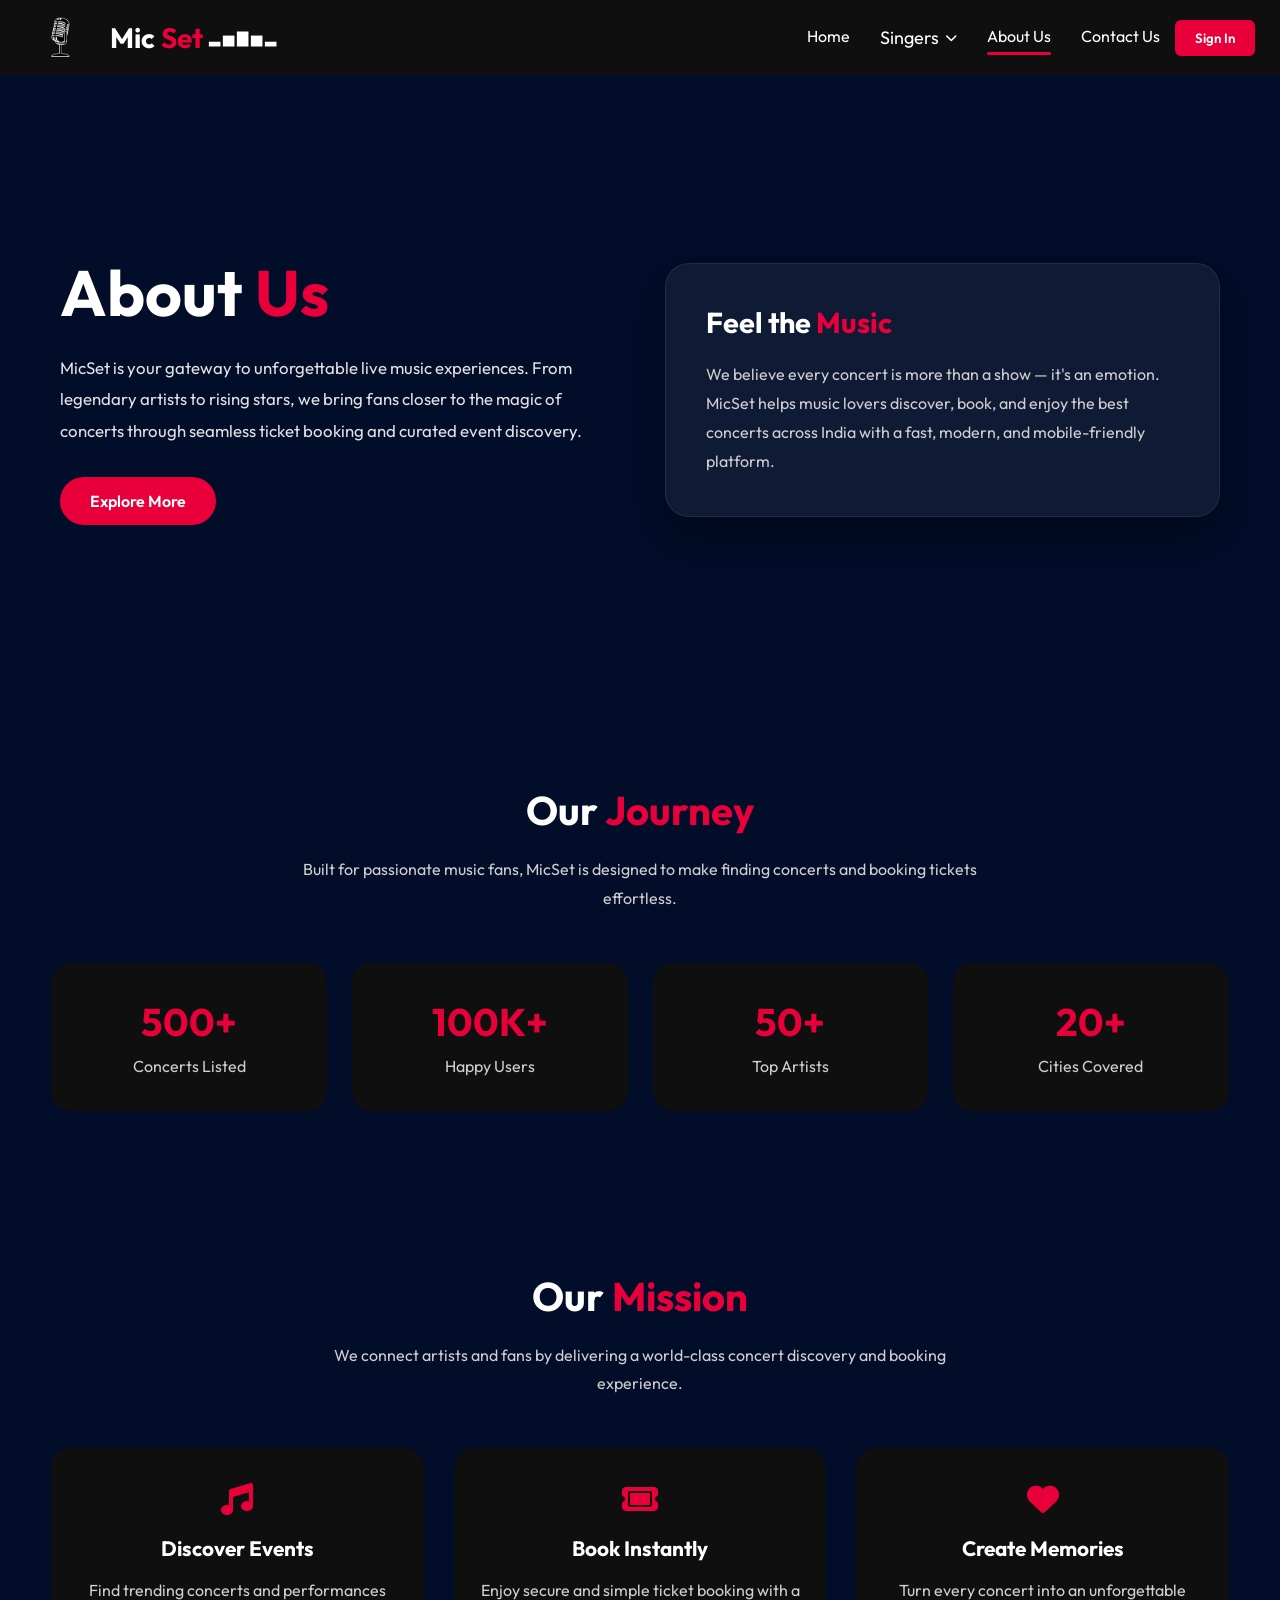
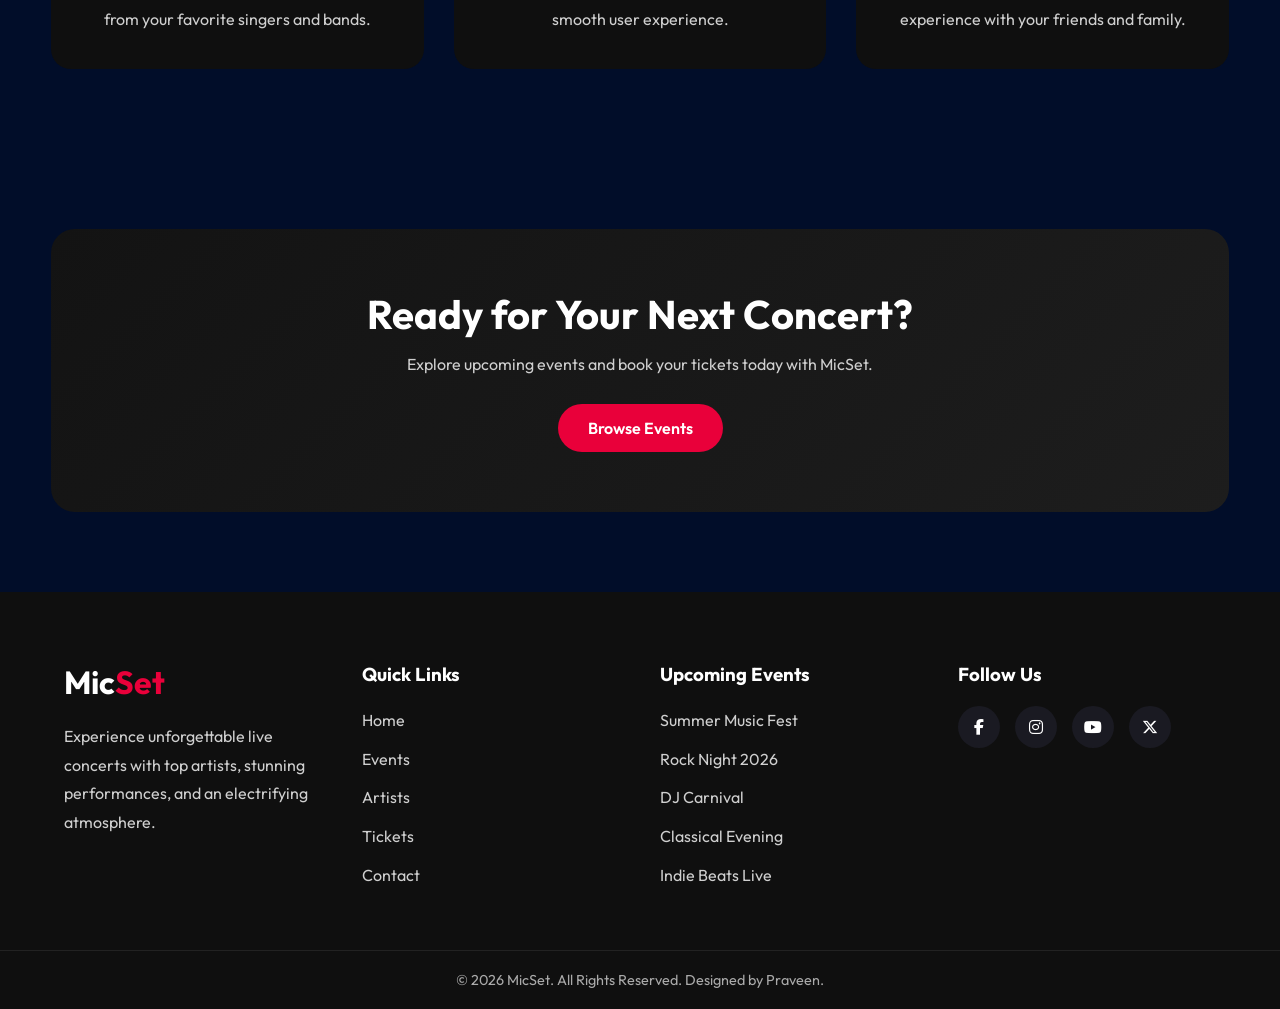
<file: AboutUs.html>
<!DOCTYPE html>
<html lang="en">

<head>
    <meta charset="UTF-8">
    <meta name="viewport" content="width=device-width, initial-scale=1.0">
    <title>MicSet</title>

    <link rel="stylesheet" href="https://cdnjs.cloudflare.com/ajax/libs/font-awesome/6.5.2/css/all.min.css">
    <link href="https://fonts.googleapis.com/css2?family=Outfit:wght@300;400;500;600;700;800&display=swap"
        rel="stylesheet">
    <link rel="shortcut icon" href="Images/MicSet.png" type="image/x-icon">

    <style>
        * {
            margin: 0;
            padding: 0;
            box-sizing: border-box;
        }

        :root {
            --dark: #0f0f0f;
            --primary: #e9003a;
            --secondary: #010d29;
            --light: #ffffff;
            --gray: #cfcfcf;
        }

        html {
            scroll-behavior: smooth;
        }

        body {
            font-family: 'Outfit', sans-serif;
            background: var(--secondary);
            color: var(--light);
            overflow-x: hidden;
            animation: pageFade 1.2s ease;
        }

        @keyframes pageFade {
            from {
                opacity: 0;
                transform: translateY(30px);
            }

            to {
                opacity: 1;
                transform: translateY(0);
            }
        }

        header {
            animation: slideDown 1s ease;
        }

        .about-content,
        .about-card,
        .section,
        .footer {
            opacity: 0;
            animation: fadeUp 1s ease forwards;
        }

        .about-content {
            animation-delay: 0.2s;
        }

        .about-card {
            animation-delay: 0.5s;
        }

        .section:nth-of-type(2) {
            animation-delay: 0.7s;
        }

        .section:nth-of-type(3) {
            animation-delay: 0.9s;
        }

        .section:nth-of-type(4) {
            animation-delay: 1.1s;
        }

        .footer {
            animation-delay: 1.3s;
        }

        @keyframes fadeUp {
            from {
                opacity: 0;
                transform: translateY(60px);
            }

            to {
                opacity: 1;
                transform: translateY(0);
            }
        }

        @keyframes slideDown {
            from {
                opacity: 0;
                transform: translateY(-50px);
            }

            to {
                opacity: 1;
                transform: translateY(0);
            }
        }

        a {
            text-decoration: none;
            color: inherit;
        }

        img {
            max-width: 100%;
            display: block;
        }

        button {
            font-family: inherit;
            cursor: pointer;
        }

        .navbar {
            display: flex;
            align-items: center;
            background: var(--dark);
            min-height: 75px;
            width: 100%;
            padding: 0 25px;
            gap: 15px;
            flex-wrap: wrap;
        }

        .logo-img {
            width: 70px;
            height: 50px;
            border-radius: 50%;
            object-fit: cover;
        }

        .brand {
            display: flex;
            align-items: center;
            gap: 6px;
            font-size: 28px;
            font-weight: 700;
        }

        .brand span:first-child {
            color: var(--light);
        }

        .brand .set {
            color: var(--primary);
        }

        .beet {
            font-size: 14px;
        }

        .nav-options {
            margin-left: auto;
            display: flex;
            gap: 30px;
            flex-wrap: wrap;
        }

        .nav-options a {
            position: relative;
            transition: 0.3s;
        }

        .nav-options a:hover {
            color: var(--primary);
        }

        .nav-options a::after {
            content: "";
            position: absolute;
            left: 0;
            bottom: -6px;
            width: 0;
            height: 3px;
            background: var(--primary);
            border-radius: 10px;
            transition: 0.4s;
        }

        .nav-options a:hover::after,
        .nav-options a.active::after {
            width: 100%;
        }

        .dropdown {
            position: relative;
            display: inline-block;
            background: var(--dark);
        }

        .drop-btn {
            background: transparent;
            border: none;
            color: var(--light);
            font-size: 18px;
            display: flex;
            align-items: center;
            gap: 6px;
        }

        .drop-btn i {
            font-size: 12px;
            transition: 0.3s;
        }

        .dropdown-content {
            position: absolute;
            top: 100%;
            left: 0;
            min-width: 260px;
            background: var(--dark);
            border-radius: 10px;
            box-shadow: 0 10px 25px rgba(0, 0, 0, 0.4);
            padding: 10px 0;
            display: none;
            z-index: 1000;
        }

        .dropdown-content a {
            display: block;
            padding: 12px 20px;
            font-size: 15px;
            transition: 0.3s;
        }

        .dropdown-content a:hover {
            background: #1a1a1a;
            color: var(--primary);
            padding-left: 25px;
        }

        .dropdown:hover .dropdown-content,
        .dropdown:focus-within .dropdown-content {
            display: block;
        }

        .dropdown:hover .drop-btn i,
        .dropdown:focus-within .drop-btn i {
            transform: rotate(180deg);
        }

        .sign-in {
            padding: 10px 20px;
            border: none;
            border-radius: 6px;
            background: var(--primary);
            color: white;
            cursor: pointer;
            font-weight: 600;
            transition: .3s;
        }

        .sign-in:hover {
            background: #ff1a57;
            transform: translateY(-2px);
            box-shadow: 0 10px 20px rgba(233, 0, 58, .3);
        }

        .about-hero {
            min-height: 70vh;
            display: grid;
            grid-template-columns: repeat(2, 1fr);
            align-items: center;
            gap: 50px;
            padding: 80px 60px;
            background:
                linear-gradient(rgba(1, 13, 41, 0.88), rgba(1, 13, 41, 0.95)),
                url('https://images.unsplash.com/photo-1501386761578-eac5c94b800a?auto=format&fit=crop&w=1600&q=80') center/cover;
        }

        .about-content h1 {
            font-size: clamp(2.5rem, 5vw, 4.5rem);
            line-height: 1.2;
            margin-bottom: 20px;
        }

        .about-content h1 span {
            color: var(--primary);
        }

        .about-content p {
            font-size: 1.05rem;
            line-height: 1.9;
            color: #e2e2e2;
            margin-bottom: 30px;
        }

        .about-btn {
            display: inline-block;
            padding: 14px 30px;
            background: var(--primary);
            color: var(--light);
            border-radius: 30px;
            font-weight: 600;
            transition: 0.3s;
        }

        .about-btn:hover {
            transform: translateY(-3px);
            box-shadow: 0 10px 25px rgba(233, 0, 58, 0.35);
        }

        .about-card {
            background: rgba(255, 255, 255, 0.06);
            backdrop-filter: blur(10px);
            border: 1px solid rgba(255, 255, 255, 0.08);
            border-radius: 24px;
            padding: 40px;
            box-shadow: 0 20px 40px rgba(0, 0, 0, 0.35);
        }

        .about-card h3 {
            font-size: 1.8rem;
            margin-bottom: 20px;
        }

        .about-card h3 span {
            color: var(--primary);
        }

        .about-card p {
            line-height: 1.8;
            color: var(--gray);
        }

        .section {
            width: min(1200px, 92%);
            margin: auto;
            padding: 80px 0;
        }

        .section-title {
            text-align: center;
            font-size: 2.5rem;
            margin-bottom: 20px;
        }

        .section-title span {
            color: var(--primary);
        }

        .section-subtitle {
            max-width: 700px;
            margin: 0 auto 50px;
            text-align: center;
            color: var(--gray);
            line-height: 1.8;
        }

        .stats {
            display: grid;
            grid-template-columns: repeat(auto-fit, minmax(220px, 1fr));
            gap: 25px;
        }

        .stat-box,
        .mission-box {
            background: var(--dark);
            padding: 35px 25px;
            border-radius: 20px;
            text-align: center;
            transition: 0.4s;
        }

        .stat-box:hover,
        .mission-box:hover {
            transform: translateY(-8px);
            box-shadow: 0 15px 30px rgba(0, 0, 0, 0.3);
        }

        .stat-box h3 {
            font-size: 2.4rem;
            color: var(--primary);
            margin-bottom: 10px;
        }

        .stat-box p {
            color: var(--gray);
        }

        .mission-grid {
            display: grid;
            grid-template-columns: repeat(auto-fit, minmax(280px, 1fr));
            gap: 30px;
        }

        .mission-box i {
            font-size: 2rem;
            color: var(--primary);
            margin-bottom: 20px;
        }

        .mission-box h3 {
            margin-bottom: 15px;
            font-size: 1.3rem;
        }

        .mission-box p {
            color: var(--gray);
            line-height: 1.8;
        }

        .cta {
            background: linear-gradient(135deg, #131313, #1d1d1d);
            border-radius: 24px;
            padding: 60px 30px;
            text-align: center;
        }

        .cta h2 {
            font-size: 2.5rem;
            margin-bottom: 15px;
        }

        .cta p {
            color: var(--gray);
            margin-bottom: 30px;
        }

        .footer {
            background: var(--dark);
            color: var(--light);
            padding-top: 70px;
        }

        .footer-container {
            width: 90%;
            max-width: 1300px;
            margin: auto;
            display: grid;
            grid-template-columns: repeat(auto-fit, minmax(250px, 1fr));
            gap: 40px;
            padding-bottom: 50px;
        }

        .footer-logo {
            display: inline-block;
            font-size: 2rem;
            font-weight: 700;
            margin-bottom: 20px;
        }

        .footer-logo span {
            color: var(--primary);
        }

        .footer-box p,
        .footer-box ul li a {
            color: var(--gray);
            line-height: 1.8;
        }

        .footer-box h3 {
            margin-bottom: 20px;
        }

        .footer-box ul {
            list-style: none;
        }

        .footer-box ul li {
            margin: 10px 0;
        }

        .social-links {
            display: flex;
            gap: 15px;
            margin-top: 20px;
        }

        .social-links a {
            width: 42px;
            height: 42px;
            background: #1a1a22;
            border-radius: 50%;
            display: flex;
            align-items: center;
            justify-content: center;
            transition: 0.3s;
        }

        .social-links a:hover {
            background: var(--primary);
            transform: translateY(-4px);
        }

        .footer-bottom {
            border-top: 1px solid #222;
            text-align: center;
            padding: 20px 10px;
        }

        .footer-bottom p {
            color: #aaa;
            font-size: 0.9rem;
        }

        @media (max-width: 992px) {
            .about-hero {
                grid-template-columns: 1fr;
                padding: 60px 25px;
                text-align: center;
            }

            .nav-options {
                width: 100%;
                justify-content: center;
                margin-top: 10px;
            }

            .sign-in {
                margin: 10px auto 0;
            }
        }

        @media (max-width: 768px) {
            .navbar {
                justify-content: center;
                text-align: center;
                padding: 15px;
            }

            .brand {
                font-size: 24px;
            }

            .nav-options {
                gap: 15px;
            }

            .about-content h1 {
                font-size: 2.3rem;
            }

            .section {
                padding: 60px 0;
            }

            .section-title {
                font-size: 2rem;
            }

            .cta h2 {
                font-size: 2rem;
            }

            .footer-container {
                grid-template-columns: 1fr;
                text-align: center;
            }

            .social-links {
                justify-content: center;
            }
        }

        @media (max-width: 480px) {
            .about-hero {
                padding: 50px 15px;
            }

            .about-card {
                padding: 25px;
            }

            .section-title {
                font-size: 1.7rem;
            }

            .cta h2 {
                font-size: 1.7rem;
            }

            .nav-options {
                flex-direction: column;
                gap: 10px;
            }

            .sign-in {
                width: 100%;
                max-width: 220px;
            }
        }
    </style>
</head>

<body>

    <header>
        <nav class="navbar">
            <img src="Images/MicSet.png" class="logo-img" alt="MicSet Logo">

            <a href="index.html" class="brand">
                <span>Mic</span>
                <span class="set">Set</span>
                <span class="beet">▂ ▅ ▇ ▅ ▂</span>
            </a>

            <div class="nav-options">
                <a href="index.html">Home</a>

                <div class="dropdown">
                    <button class="drop-btn" type="button">
                        Singers <i class="fa-solid fa-chevron-down"></i>
                    </button>

                    <div class="dropdown-content">
                        <a href="AR Rahman.html">AR Rahman</a>
                        <a href="Anirudh.html">Anirudh Ravichandar</a>
                        <a href="U1.html">Yuvan Shankar Raja</a>
                        <a href="Sai Abhyankker.html">Sai Abhyankkar</a>
                        <a href="Jayaraj.html">Harris Jayaraj</a>
                        <a href="HP Adhi.html">HipHop Tamizha Adhi</a>
                        <a href="Gv Prakash.html">GV Prakash Kumar</a>
                        <a href="Roldan.html">Sean Roldan</a>
                    </div>
                </div>

                <a href="AboutUs.html" class="active">About Us</a>
                <a href="ContactUs.html">Contact Us</a>
            </div>

            <a href="Sign.html">
                <button class="sign-in">Sign In</button>
            </a>
        </nav>
    </header>

    <section class="about-hero">
        <div class="about-content">
            <h1>About <span>Us</span></h1>
            <p>
                MicSet is your gateway to unforgettable live music experiences.
                From legendary artists to rising stars, we bring fans closer to
                the magic of concerts through seamless ticket booking and curated
                event discovery.
            </p>
            <a href="#mission" class="about-btn">Explore More</a>
        </div>

        <div class="about-card">
            <h3>Feel the <span>Music</span></h3>
            <p>
                We believe every concert is more than a show — it's an emotion.
                MicSet helps music lovers discover, book, and enjoy the best
                concerts across India with a fast, modern, and mobile-friendly platform.
            </p>
        </div>
    </section>

    <section class="section">
        <h2 class="section-title">Our <span>Journey</span></h2>
        <p class="section-subtitle">
            Built for passionate music fans, MicSet is designed to make finding
            concerts and booking tickets effortless.
        </p>

        <div class="stats">
            <div class="stat-box">
                <h3>500+</h3>
                <p>Concerts Listed</p>
            </div>

            <div class="stat-box">
                <h3>100K+</h3>
                <p>Happy Users</p>
            </div>

            <div class="stat-box">
                <h3>50+</h3>
                <p>Top Artists</p>
            </div>

            <div class="stat-box">
                <h3>20+</h3>
                <p>Cities Covered</p>
            </div>
        </div>
    </section>

    <section class="section" id="mission">
        <h2 class="section-title">Our <span>Mission</span></h2>
        <p class="section-subtitle">
            We connect artists and fans by delivering a world-class concert
            discovery and booking experience.
        </p>

        <div class="mission-grid">
            <div class="mission-box">
                <i class="fa-solid fa-music"></i>
                <h3>Discover Events</h3>
                <p>
                    Find trending concerts and performances from your favorite
                    singers and bands.
                </p>
            </div>

            <div class="mission-box">
                <i class="fa-solid fa-ticket"></i>
                <h3>Book Instantly</h3>
                <p>
                    Enjoy secure and simple ticket booking with a smooth user experience.
                </p>
            </div>

            <div class="mission-box">
                <i class="fa-solid fa-heart"></i>
                <h3>Create Memories</h3>
                <p>
                    Turn every concert into an unforgettable experience with your
                    friends and family.
                </p>
            </div>
        </div>
    </section>

    <section class="section">
        <div class="cta">
            <h2>Ready for Your Next Concert?</h2>
            <p>
                Explore upcoming events and book your tickets today with MicSet.
            </p>
            <a href="index.html" class="about-btn">Browse Events</a>
        </div>
    </section>

    <footer class="footer">
        <div class="footer-container">

            <div class="footer-box">
                <a href="index.html" class="footer-logo">
                    Mic<span>Set</span>
                </a>
                <p>
                    Experience unforgettable live concerts with top artists,
                    stunning performances, and an electrifying atmosphere.
                </p>
            </div>

            <div class="footer-box">
                <h3>Quick Links</h3>
                <ul>
                    <li><a href="index.html">Home</a></li>
                    <li><a href="#">Events</a></li>
                    <li><a href="singers.html">Artists</a></li>
                    <li><a href="#">Tickets</a></li>
                    <li><a href="ContactUs.html">Contact</a></li>
                </ul>
            </div>

            <div class="footer-box">
                <h3>Upcoming Events</h3>
                <ul>
                    <li><a href="#">Summer Music Fest</a></li>
                    <li><a href="#">Rock Night 2026</a></li>
                    <li><a href="#">DJ Carnival</a></li>
                    <li><a href="#">Classical Evening</a></li>
                    <li><a href="#">Indie Beats Live</a></li>
                </ul>
            </div>

            <div class="footer-box">
                <h3>Follow Us</h3>
                <div class="social-links">
                    <a href="#"><i class="fa-brands fa-facebook-f"></i></a>
                    <a href="#"><i class="fa-brands fa-instagram"></i></a>
                    <a href="#"><i class="fa-brands fa-youtube"></i></a>
                    <a href="#"><i class="fa-brands fa-x-twitter"></i></a>
                </div>
            </div>

        </div>

        <div class="footer-bottom">
            <p>&copy; 2026 MicSet. All Rights Reserved. Designed by Praveen.</p>
        </div>
    </footer>

</body>

</html>
</file>
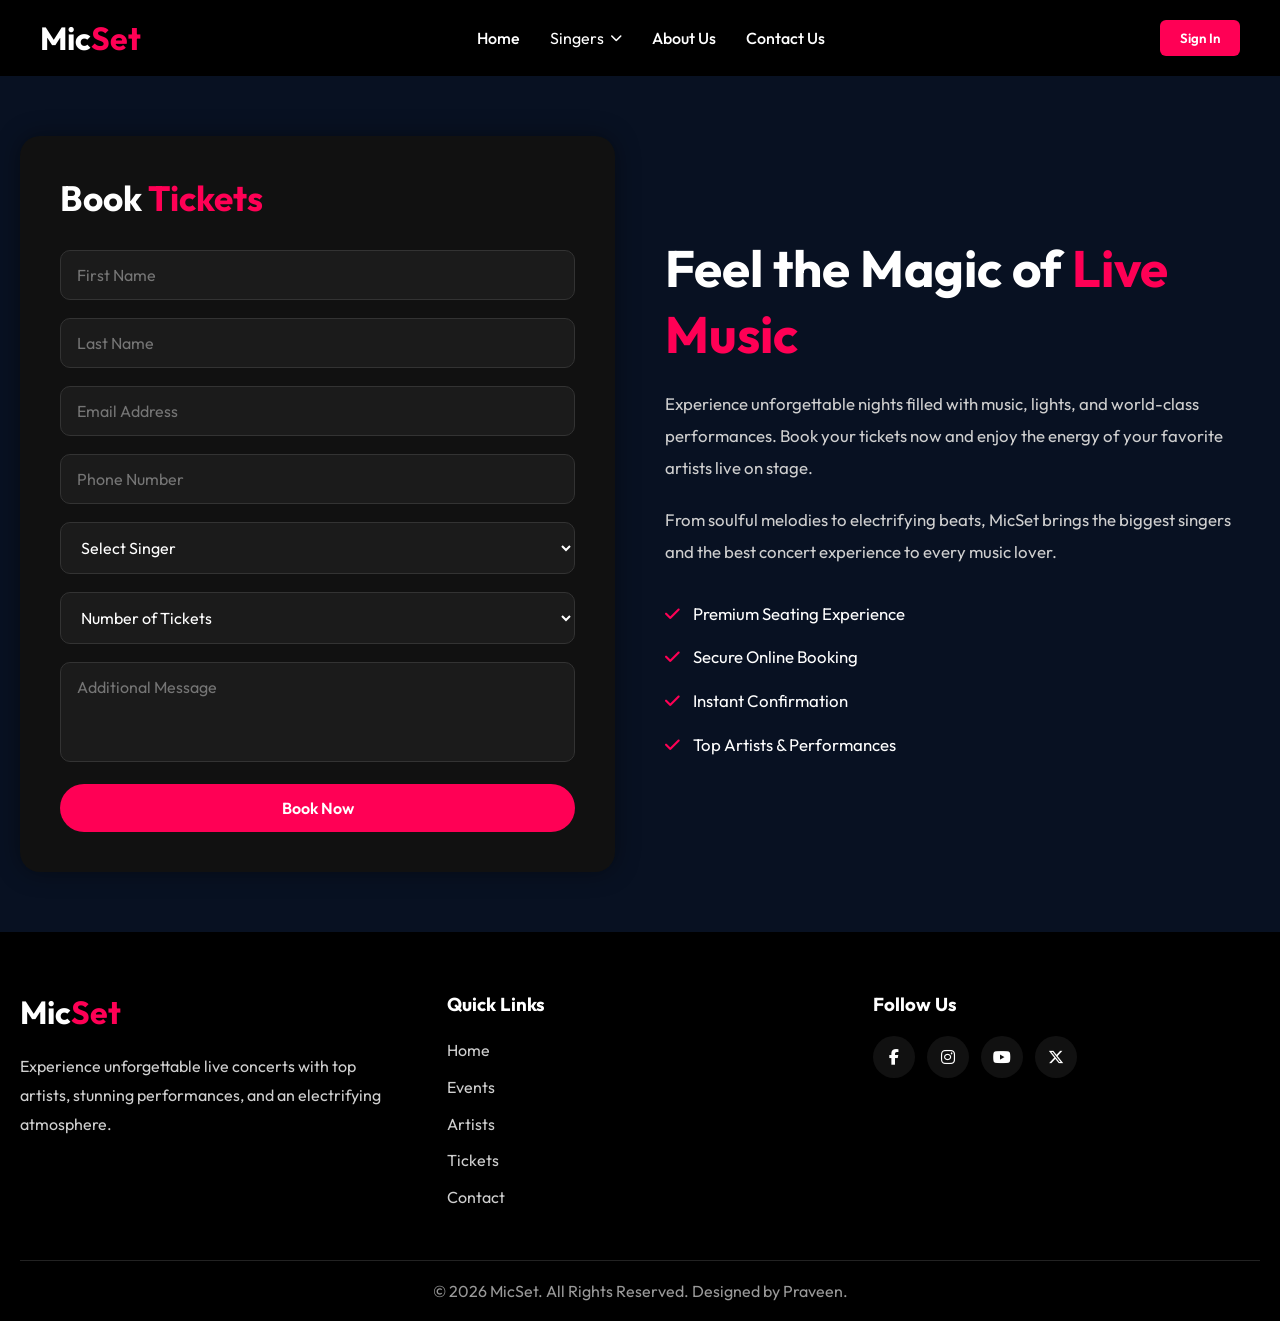
<file: Book-Now.html>
<!DOCTYPE html>
<html lang="en">

<head>
    <meta charset="UTF-8">
    <meta name="viewport" content="width=device-width, initial-scale=1.0">
    <title>MicSet</title>

    <link rel="stylesheet" href="https://cdnjs.cloudflare.com/ajax/libs/font-awesome/6.5.2/css/all.min.css">
    <link href="https://fonts.googleapis.com/css2?family=Outfit:wght@300;400;500;600;700&display=swap" rel="stylesheet">
    <link rel="shortcut icon" href="Images/MicSet.png" type="image/x-icon">
    <style>
        * {
            margin: 0;
            padding: 0;
            box-sizing: border-box;
        }

        :root {
            --dark: #0a0a0a;
            --primary: #ff0055;
            --secondary: #081122;
            --white: #ffffff;
            --gray: #cfcfcf;
        }

        html {
            scroll-behavior: smooth;
        }

        body {
            font-family: 'Outfit', sans-serif;
            background: var(--secondary);
            color: var(--white);
            overflow-x: hidden;
        }

        a {
            text-decoration: none;
            color: inherit;
        }

        button,
        input,
        select,
        textarea {
            font-family: inherit;
        }

        .navbar {
            background: #000;
            display: flex;
            justify-content: space-between;
            align-items: center;
            padding: 18px 40px;
            flex-wrap: wrap;
            gap: 20px;
            animation: slideDown 1s ease;
        }

        .logo {
            font-size: 2rem;
            font-weight: 700;
        }

        .logo span {
            color: var(--primary);
        }

        .nav-links {
            display: flex;
            gap: 30px;
            align-items: center;
        }

        .nav-links a {
            position: relative;
            color: #fff;
            font-weight: 500;
        }

        .nav-links a::after {
            content: "";
            position: absolute;
            left: 0;
            bottom: -6px;
            width: 0;
            height: 3px;
            background: var(--primary);
            border-radius: 10px;
            transition: 0.3s;
        }

        .nav-links a:hover::after {
            width: 100%;
        }

        .dropdown {
            position: relative;
        }

        .drop-btn {
            background: transparent;
            border: none;
            color: #fff;
            font-size: 16px;
            display: flex;
            align-items: center;
            gap: 6px;
            cursor: pointer;
        }

        .drop-btn i {
            font-size: 12px;
            transition: 0.3s;
        }

        .dropdown-content {
            position: absolute;
            top: 100%;
            left: 0;
            min-width: 260px;
            background: var(--dark);
            border-radius: 10px;
            box-shadow: 0 10px 25px rgba(0, 0, 0, 0.4);
            padding: 10px 0;
            z-index: 1000;
            opacity: 0;
            visibility: hidden;
            transform: translateY(15px);
            transition: 0.4s ease;
        }

        .dropdown-content a {
            display: block;
            padding: 12px 20px;
            font-size: 15px;
            transition: 0.3s;
        }

        .dropdown-content a:hover {
            background: #1a1a1a;
            color: var(--primary);
            padding-left: 25px;
        }

        .dropdown:hover .dropdown-content,
        .dropdown:focus-within .dropdown-content {
            opacity: 1;
            visibility: visible;
            transform: translateY(0);
        }

        .dropdown:hover .drop-btn i,
        .dropdown:focus-within .drop-btn i {
            transform: rotate(180deg);
        }

        .sign-btn {
            padding: 10px 20px;
            border: none;
            border-radius: 6px;
            background: var(--primary);
            color: #fff;
            cursor: pointer;
            font-weight: 600;
            transition: 0.3s;
        }

        .sign-btn:hover {
            transform: translateY(-2px);
            box-shadow: 0 10px 20px rgba(255, 0, 85, 0.3);
        }

        .booking-section {
            max-width: 1300px;
            margin: 60px auto;
            padding: 0 20px;
        }

        .booking-container {
            display: grid;
            grid-template-columns: 1fr 1fr;
            gap: 50px;
            align-items: center;
        }

        .booking-form,
        .booking-content {
            animation: fadeUp 1s ease;
        }

        .booking-content {
            animation-delay: 0.2s;
            animation-fill-mode: both;
        }

        .booking-form {
            background: #111;
            padding: 40px;
            border-radius: 20px;
            box-shadow: 0 0 25px rgba(0, 0, 0, 0.4);
        }

        .booking-form h2 {
            font-size: 2.2rem;
            margin-bottom: 30px;
        }

        .booking-form h2 span,
        .booking-content h1 span {
            color: var(--primary);
        }

        .form-group {
            margin-bottom: 18px;
            animation: fadeUp 0.8s ease;
            animation-fill-mode: both;
        }

        .form-group:nth-child(2) {
            animation-delay: 0.1s;
        }

        .form-group:nth-child(3) {
            animation-delay: 0.2s;
        }

        .form-group:nth-child(4) {
            animation-delay: 0.3s;
        }

        .form-group:nth-child(5) {
            animation-delay: 0.4s;
        }

        .form-group:nth-child(6) {
            animation-delay: 0.5s;
        }

        .form-group:nth-child(7) {
            animation-delay: 0.6s;
        }

        .form-group:nth-child(8) {
            animation-delay: 0.7s;
        }

        .form-group input,
        .form-group select,
        .form-group textarea {
            width: 100%;
            padding: 14px 16px;
            background: #1b1b1b;
            border: 1px solid #333;
            border-radius: 10px;
            color: #fff;
            font-size: 1rem;
            outline: none;
            transition: 0.3s;
        }

        .form-group input:focus,
        .form-group select:focus,
        .form-group textarea:focus {
            border-color: var(--primary);
            box-shadow: 0 0 0 4px rgba(255, 0, 85, 0.12);
        }

        .form-group textarea {
            resize: none;
            min-height: 100px;
        }

        .book-btn {
            width: 100%;
            background: var(--primary);
            color: #fff;
            border: none;
            padding: 14px;
            border-radius: 30px;
            font-size: 1rem;
            font-weight: 600;
            cursor: pointer;
            transition: 0.3s;
            animation: zoomIn 1s ease 0.8s;
            animation-fill-mode: both;
        }

        .book-btn:hover {
            background: #e00045;
            transform: translateY(-2px);
        }

        .booking-content h1 {
            font-size: 3.2rem;
            line-height: 1.3;
            margin-bottom: 20px;
        }

        .booking-content p {
            color: var(--gray);
            line-height: 1.9;
            font-size: 1.05rem;
            margin-bottom: 20px;
        }

        .features {
            margin-top: 30px;
        }

        .features p {
            color: #fff;
            margin-bottom: 12px;
        }

        .features i {
            color: var(--primary);
            margin-right: 10px;
        }

        .footer {
            background: #000;
            padding: 60px 20px 20px;
            margin-top: 60px;
            animation: fadeUp 1s ease 0.4s;
            animation-fill-mode: both;
        }

        .footer-container {
            max-width: 1300px;
            margin: auto;
            display: grid;
            grid-template-columns: repeat(auto-fit, minmax(250px, 1fr));
            gap: 40px;
        }

        .footer-logo {
            display: inline-block;
            font-size: 2rem;
            font-weight: 700;
            margin-bottom: 20px;
        }

        .footer-logo span {
            color: var(--primary);
        }

        .footer-box h3 {
            margin-bottom: 20px;
        }

        .footer-box p,
        .footer-box ul li {
            color: #cfcfcf;
            line-height: 1.8;
            list-style: none;
            margin-bottom: 8px;
        }

        .footer-box ul li a {
            transition: 0.3s;
        }

        .footer-box ul li a:hover {
            color: var(--primary);
            padding-left: 5px;
        }

        .social-links {
            display: flex;
            gap: 12px;
            margin-top: 10px;
        }

        .social-links a {
            width: 42px;
            height: 42px;
            border-radius: 50%;
            background: #111;
            display: flex;
            justify-content: center;
            align-items: center;
            color: #fff;
            transition: 0.3s;
        }

        .social-links a:hover {
            background: var(--primary);
            transform: translateY(-4px);
        }

        .footer-bottom {
            text-align: center;
            margin-top: 40px;
            padding-top: 20px;
            border-top: 1px solid #222;
            color: #999;
        }

        @keyframes slideDown {
            from {
                opacity: 0;
                transform: translateY(-40px);
            }

            to {
                opacity: 1;
                transform: translateY(0);
            }
        }

        @keyframes fadeUp {
            from {
                opacity: 0;
                transform: translateY(40px);
            }

            to {
                opacity: 1;
                transform: translateY(0);
            }
        }

        @keyframes zoomIn {
            from {
                opacity: 0;
                transform: scale(0.85);
            }

            to {
                opacity: 1;
                transform: scale(1);
            }
        }

        @media (max-width: 900px) {
            .booking-container {
                grid-template-columns: 1fr;
            }

            .booking-content {
                order: -1;
                text-align: center;
            }

            .booking-content h1 {
                font-size: 2.4rem;
            }
        }

        @media (max-width: 768px) {
            .navbar {
                flex-direction: column;
                text-align: center;
                padding: 20px;
            }

            .nav-links {
                flex-wrap: wrap;
                justify-content: center;
                gap: 15px;
            }

            .booking-form {
                padding: 25px;
            }

            .booking-form h2 {
                font-size: 1.8rem;
            }

            .booking-content h1 {
                font-size: 2rem;
            }

            .footer-container {
                grid-template-columns: 1fr;
                text-align: center;
            }

            .social-links {
                justify-content: center;
            }
        }

        @media (max-width: 480px) {
            .logo {
                font-size: 1.8rem;
            }

            .booking-form {
                padding: 20px;
            }

            .booking-content h1 {
                font-size: 1.7rem;
            }

            .booking-content p {
                font-size: 0.95rem;
            }
        }
    </style>
</head>

<body>

    <nav class="navbar">
        <a href="index.html" class="logo">Mic<span>Set</span></a>

        <div class="nav-links">
            <a href="index.html">Home</a>

            <div class="dropdown">
                <button class="drop-btn" type="button">
                    Singers <i class="fa-solid fa-chevron-down"></i>
                </button>

                <div class="dropdown-content">
                    <a href="#">AR Rahman</a>
                    <a href="#">Anirudh Ravichandar</a>
                    <a href="#">Yuvan Shankar Raja</a>
                    <a href="#">Sai Abhyankkar</a>
                    <a href="#">Harris Jayaraj</a>
                    <a href="#">HipHop Tamizha Adhi</a>
                    <a href="#">GV Prakash Kumar</a>
                    <a href="#">Sean Roldan</a>
                </div>
            </div>

            <a href="#">About Us</a>
            <a href="#">Contact Us</a>
        </div>

        <a href="#"><button class="sign-btn">Sign In</button></a>
    </nav>

    <section class="booking-section">
        <div class="booking-container">

            <div class="booking-form">
                <h2>Book <span>Tickets</span></h2>

                <div class="form-group">
                    <input type="text" placeholder="First Name" required>
                </div>

                <div class="form-group">
                    <input type="text" placeholder="Last Name" required>
                </div>

                <div class="form-group">
                    <input type="email" placeholder="Email Address" required>
                </div>

                <div class="form-group">
                    <input type="tel" placeholder="Phone Number" required>
                </div>

                <div class="form-group">
                    <select required>
                        <option value="" disabled selected>Select Singer</option>
                        <option>AR Rahman</option>
                        <option>Anirudh Ravichandar</option>
                        <option>Yuvan Shankar Raja</option>
                        <option>Sai Abhyankkar</option>
                        <option>Harris Jayaraj</option>
                        <option>HipHop Tamizha Adhi</option>
                        <option>GV Prakash Kumar</option>
                        <option>Sean Roldan</option>
                    </select>
                </div>

                <div class="form-group">
                    <select required>
                        <option value="" disabled selected>Number of Tickets</option>
                        <option>1 Ticket</option>
                        <option>2 Tickets</option>
                        <option>3 Tickets</option>
                        <option>4 Tickets</option>
                        <option>5 Tickets</option>
                    </select>
                </div>

                <div class="form-group">
                    <textarea placeholder="Additional Message"></textarea>
                </div>

                <button class="book-btn">Book Now</button>
            </div>

            <div class="booking-content">
                <h1>Feel the Magic of <span>Live Music</span></h1>

                <p>
                    Experience unforgettable nights filled with music, lights, and world-class performances.
                    Book your tickets now and enjoy the energy of your favorite artists live on stage.
                </p>

                <p>
                    From soulful melodies to electrifying beats, MicSet brings the biggest singers and
                    the best concert experience to every music lover.
                </p>

                <div class="features">
                    <p><i class="fa-solid fa-check"></i> Premium Seating Experience</p>
                    <p><i class="fa-solid fa-check"></i> Secure Online Booking</p>
                    <p><i class="fa-solid fa-check"></i> Instant Confirmation</p>
                    <p><i class="fa-solid fa-check"></i> Top Artists & Performances</p>
                </div>
            </div>

        </div>
    </section>

    <footer class="footer">
        <div class="footer-container">
            <div class="footer-box">
                <a href="index.html" class="footer-logo">Mic<span>Set</span></a>
                <p>
                    Experience unforgettable live concerts with top artists,
                    stunning performances, and an electrifying atmosphere.
                </p>
            </div>

            <div class="footer-box">
                <h3>Quick Links</h3>
                <ul>
                    <li><a href="#">Home</a></li>
                    <li><a href="#">Events</a></li>
                    <li><a href="#">Artists</a></li>
                    <li><a href="#">Tickets</a></li>
                    <li><a href="#">Contact</a></li>
                </ul>
            </div>

            <div class="footer-box">
                <h3>Follow Us</h3>
                <div class="social-links">
                    <a href="#"><i class="fa-brands fa-facebook-f"></i></a>
                    <a href="#"><i class="fa-brands fa-instagram"></i></a>
                    <a href="#"><i class="fa-brands fa-youtube"></i></a>
                    <a href="#"><i class="fa-brands fa-x-twitter"></i></a>
                </div>
            </div>
        </div>

        <div class="footer-bottom">
            <p>&copy; 2026 MicSet. All Rights Reserved. Designed by Praveen.</p>
        </div>
    </footer>

</body>

</html>
</file>
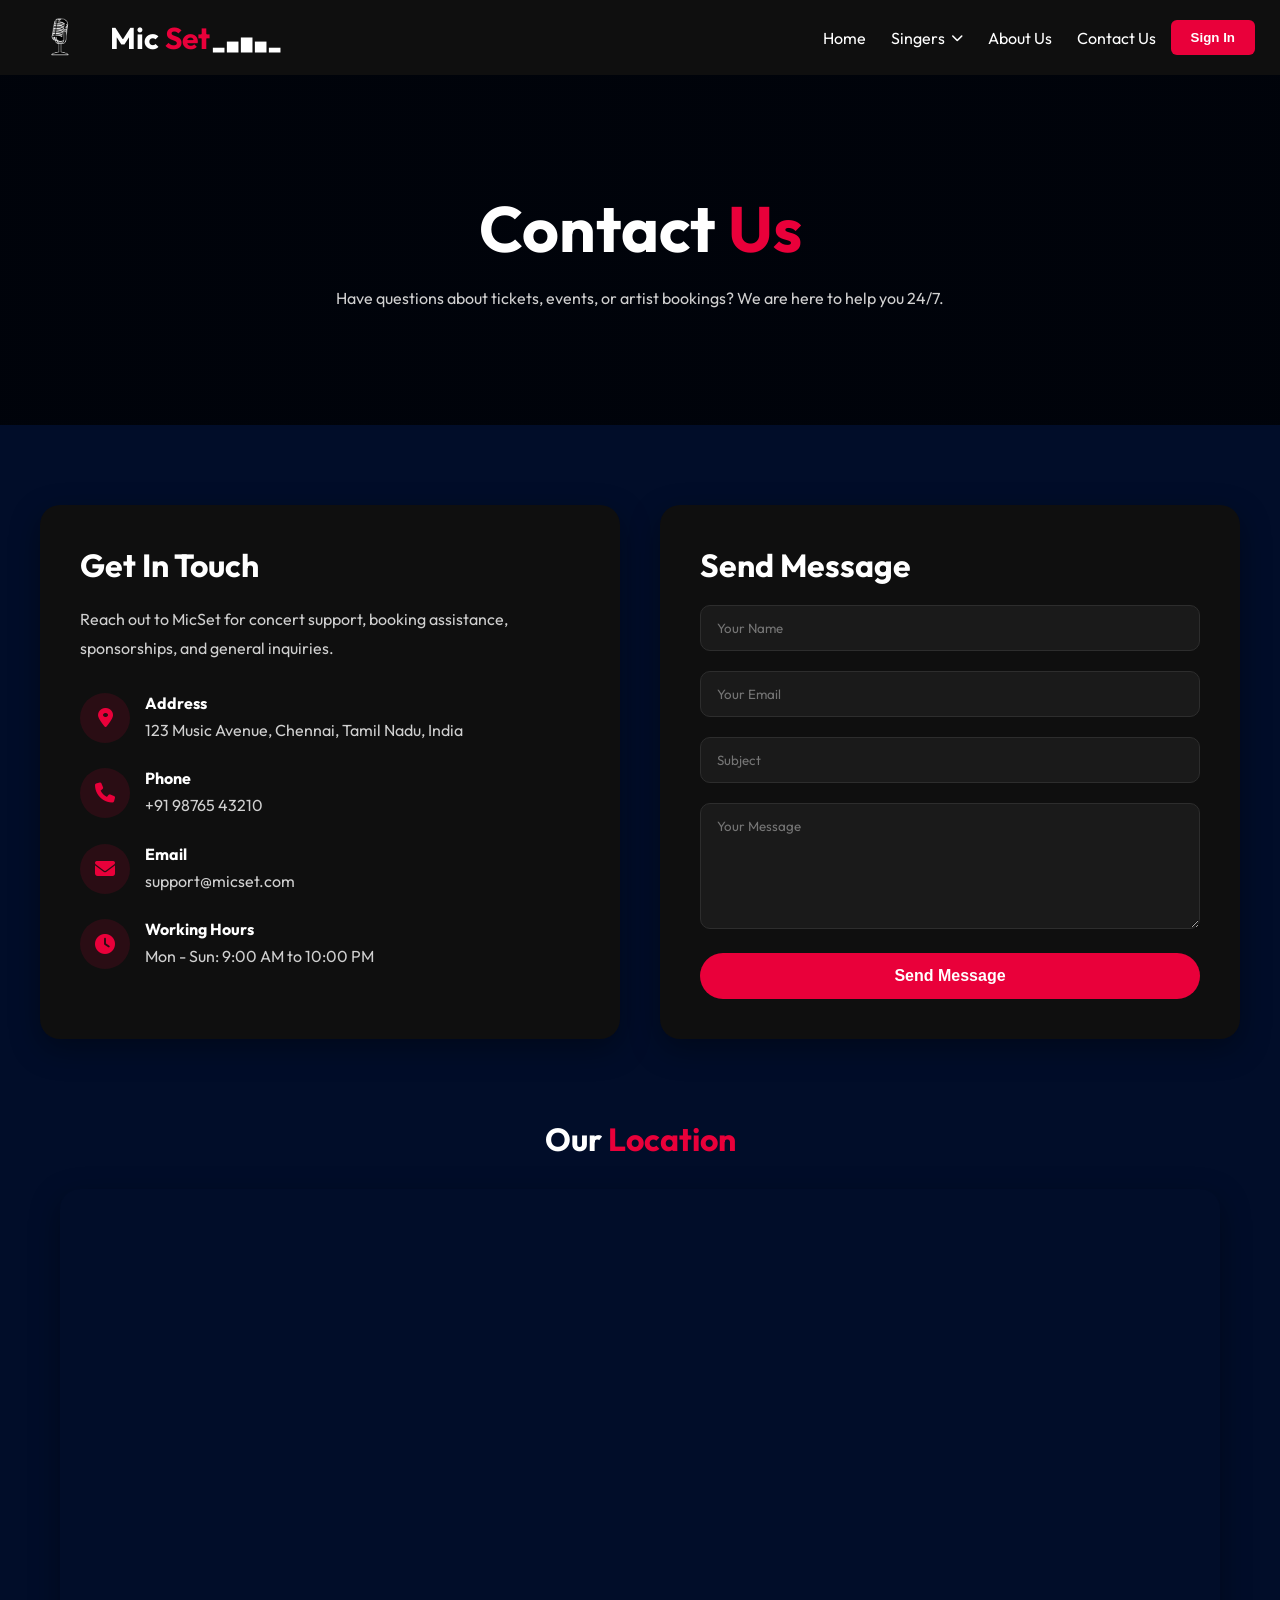
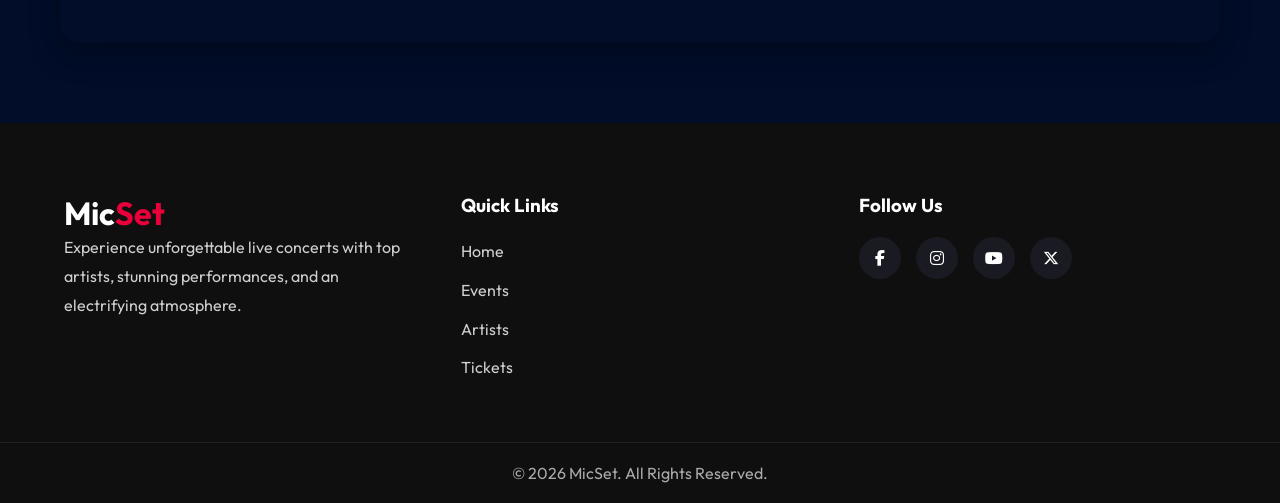
<file: ContactUs.html>
<!DOCTYPE html>
<html lang="en">

<head>
    <meta charset="UTF-8">
    <meta name="viewport" content="width=device-width, initial-scale=1.0">
    <title>MicSet</title>

    <link rel="stylesheet" href="https://cdnjs.cloudflare.com/ajax/libs/font-awesome/6.5.2/css/all.min.css">
    <link href="https://fonts.googleapis.com/css2?family=Outfit:wght@300;400;500;600;700&display=swap" rel="stylesheet">
    <link rel="shortcut icon" href="Images/MicSet.png" type="image/x-icon">
    <style>
        * {
            margin: 0;
            padding: 0;
            box-sizing: border-box;
        }

        :root {
            --dark: #0f0f0f;
            --primary: #e9003a;
            --secondary: #010d29;
            --light: #ffffff;
            --text: #d0d0d0;
        }

        html {
            scroll-behavior: smooth;
        }

        body {
            font-family: 'Outfit', sans-serif;
            background: var(--secondary);
            color: var(--light);
            overflow-x: hidden;
        }

        img {
            max-width: 100%;
            display: block;
        }

        a {
            text-decoration: none;
        }

        .header {
            animation: slideDown 1s ease;
        }

        .navbar {
            display: flex;
            align-items: center;
            gap: 15px;
            padding: 15px 25px;
            background: var(--dark);
            flex-wrap: wrap;
            position: sticky;
            top: 0;
            z-index: 1000;
        }

        .logo-img {
            width: 70px;
            height: 45px;
            border-radius: 50%;
            object-fit: cover;
        }

        .brand {
            color: white;
        }

        .brand h2 {
            font-size: 30px;
        }

        .set {
            color: var(--primary);
        }

        .beet {
            font-size: 14px;
        }

        .nav-options {
            margin-left: auto;
            display: flex;
            gap: 25px;
            align-items: center;
            flex-wrap: wrap;
        }

        .nav-options a {
            color: white;
            font-size: 16px;
            position: relative;
            transition: .3s;
        }

        .nav-options a::after {
            content: "";
            position: absolute;
            left: 0;
            bottom: -6px;
            width: 0;
            height: 3px;
            background: var(--primary);
            border-radius: 10px;
            transition: .4s;
        }



        .nav-options a:hover::after {
            width: 100%;
        }

        .dropdown {
            position: relative;
        }

        .drop-btn {
            background: transparent;
            border: none;
            color: white;
            font-size: 16px;
            display: flex;
            align-items: center;
            gap: 6px;
            cursor: pointer;
            font-family: 'Outfit', sans-serif;
        }

        .drop-btn i {
            font-size: 12px;
            transition: .3s;
        }

        .dropdown-content {
            position: absolute;
            top: 100%;
            left: 0;
            min-width: 260px;
            background: var(--dark);
            border-radius: 10px;
            box-shadow: 0 10px 25px rgba(0, 0, 0, .4);
            padding: 10px 0;
            display: none;
            z-index: 1000;
            animation: fadeUp .4s ease;
        }

        .dropdown-content a {
            display: block;
            padding: 12px 20px;
            color: white;
            transition: .3s;
        }

        .dropdown-content a:hover {
            background: #1a1a1a;
            color: var(--primary);
            padding-left: 25px;
        }

        .dropdown:hover .dropdown-content,
        .dropdown:focus-within .dropdown-content {
            display: block;
        }

        .dropdown:hover .drop-btn i {
            transform: rotate(180deg);
        }

        .sign-in {
            padding: 10px 20px;
            border: none;
            border-radius: 6px;
            background: var(--primary);
            color: white;
            cursor: pointer;
            font-weight: 600;
            transition: .3s;
        }

        .sign-in:hover {
            background: #ff1a57;
            transform: translateY(-2px);
            box-shadow: 0 10px 20px rgba(233, 0, 58, .3);
        }

        .contact-hero {
            min-height: 350px;
            display: flex;
            align-items: center;
            justify-content: center;
            text-align: center;
            padding: 60px 20px;
            background:
                linear-gradient(rgba(0, 0, 0, .75), rgba(0, 0, 0, .75)),
                url('https://images.unsplash.com/photo-1501386761578-eac5c94b800a?auto=format&fit=crop&w=1600&q=80') center/cover;
        }

        .hero-content {
            animation: zoomIn 1.2s ease;
        }

        .hero-content h1 {
            font-size: clamp(2.5rem, 5vw, 4.5rem);
            margin-bottom: 15px;
        }

        .hero-content h1 span {
            color: var(--primary);
        }

        .hero-content p {
            max-width: 700px;
            color: var(--text);
            line-height: 1.8;
            margin: auto;
        }

        .contact-section {
            padding: 80px 20px;
        }

        .contact-container {
            max-width: 1200px;
            margin: auto;
            display: grid;
            grid-template-columns: 1fr 1fr;
            gap: 40px;
        }

        .contact-info,
        .contact-form-box {
            background: var(--dark);
            padding: 40px;
            border-radius: 20px;
            box-shadow: 0 10px 30px rgba(0, 0, 0, .35);
            animation: fadeUp 1s ease;
        }

        .contact-form-box {
            animation-delay: .2s;
        }

        .contact-info h2,
        .contact-form-box h2,
        .map-section h2 {
            font-size: 2rem;
            margin-bottom: 20px;
        }

        .contact-info>p {
            color: var(--text);
            line-height: 1.8;
            margin-bottom: 30px;
        }

        .info-item {
            display: flex;
            gap: 15px;
            margin-bottom: 25px;
            animation: fadeLeft .8s ease;
        }

        .info-item i {
            width: 50px;
            height: 50px;
            background: rgba(233, 0, 58, .12);
            color: var(--primary);
            border-radius: 50%;
            display: flex;
            align-items: center;
            justify-content: center;
            font-size: 20px;
            flex-shrink: 0;
        }

        .info-item h4 {
            margin-bottom: 5px;
        }

        .info-item p {
            color: var(--text);
            line-height: 1.6;
        }

        .input-group {
            margin-bottom: 20px;
        }

        .contact-form input,
        .contact-form textarea {
            width: 100%;
            padding: 14px 16px;
            border: 1px solid #2d2d2d;
            border-radius: 10px;
            background: #1a1a1a;
            color: white;
            outline: none;
            font-family: inherit;
            transition: .3s;
        }

        .contact-form input:focus,
        .contact-form textarea:focus {
            border-color: var(--primary);
            box-shadow: 0 0 0 3px rgba(233, 0, 58, .15);
        }

        .send-btn {
            width: 100%;
            padding: 14px;
            border: none;
            border-radius: 30px;
            background: var(--primary);
            color: white;
            font-size: 16px;
            font-weight: 600;
            cursor: pointer;
            transition: .3s;
        }

        .send-btn:hover {
            transform: translateY(-3px);
            box-shadow: 0 12px 25px rgba(233, 0, 58, .35);
        }

        .map-section {
            max-width: 1200px;
            margin: 0 auto 80px;
            padding: 0 20px;
            animation: fadeUp 1s ease;
        }

        .map-section h2 {
            text-align: center;
            margin-bottom: 30px;
        }

        .map-section h2 span {
            color: var(--primary);
        }

        .map-box {
            border-radius: 20px;
            overflow: hidden;
            box-shadow: 0 10px 30px rgba(0, 0, 0, .35);
        }

        .map-box iframe {
            width: 100%;
            height: 450px;
            border: 0;
        }

        .footer {
            background: var(--dark);
            padding-top: 70px;
            animation: fadeUp 1s ease;
        }

        .footer-container {
            width: 90%;
            max-width: 1300px;
            margin: auto;
            display: grid;
            grid-template-columns: repeat(auto-fit, minmax(250px, 1fr));
            gap: 40px;
            padding-bottom: 50px;
        }

        .footer-logo {
            font-size: 2rem;
            font-weight: 700;
            color: white;
        }

        .footer-logo span {
            color: var(--primary);
        }

        .footer-box p,
        .footer-box ul li a {
            color: #cfcfcf;
            line-height: 1.8;
        }

        .footer-box h3 {
            margin-bottom: 20px;
        }

        .footer-box ul {
            list-style: none;
        }

        .footer-box ul li {
            margin: 10px 0;
        }

        .footer-box ul li a:hover {
            color: var(--primary);
        }

        .social-links {
            display: flex;
            gap: 15px;
            margin-top: 20px;
        }

        .social-links a {
            width: 42px;
            height: 42px;
            background: #1a1a22;
            color: white;
            border-radius: 50%;
            display: flex;
            align-items: center;
            justify-content: center;
            transition: .3s;
        }

        .social-links a:hover {
            background: var(--primary);
            transform: translateY(-4px);
        }

        .footer-bottom {
            border-top: 1px solid #222;
            text-align: center;
            padding: 20px;
            color: #aaa;
        }

        @keyframes fadeUp {
            from {
                opacity: 0;
                transform: translateY(40px);
            }

            to {
                opacity: 1;
                transform: translateY(0);
            }
        }

        @keyframes fadeLeft {
            from {
                opacity: 0;
                transform: translateX(-30px);
            }

            to {
                opacity: 1;
                transform: translateX(0);
            }
        }

        @keyframes slideDown {
            from {
                opacity: 0;
                transform: translateY(-50px);
            }

            to {
                opacity: 1;
                transform: translateY(0);
            }
        }

        @keyframes zoomIn {
            from {
                opacity: 0;
                transform: scale(.85);
            }

            to {
                opacity: 1;
                transform: scale(1);
            }
        }

        @media (max-width:992px) {
            .contact-container {
                grid-template-columns: 1fr;
            }
        }

        @media (max-width:768px) {
            .navbar {
                flex-direction: column;
                text-align: center;
            }

            .nav-options {
                margin-left: 0;
                justify-content: center;
            }

            .contact-info,
            .contact-form-box {
                padding: 25px;
            }

            .footer-container {
                grid-template-columns: 1fr;
                text-align: center;
            }

            .social-links {
                justify-content: center;
            }

            .map-box iframe {
                height: 300px;
            }
        }

        @media (max-width:480px) {
            .hero-content h1 {
                font-size: 2.2rem;
            }

            .contact-info h2,
            .contact-form-box h2,
            .map-section h2 {
                font-size: 1.6rem;
            }

            .nav-options {
                gap: 15px;
            }

            .dropdown-content {
                min-width: 220px;
            }
        }
    </style>
</head>

<body>

    <header class="header">
        <nav class="navbar">
            <img src="Images/MicSet.png" class="logo-img" alt="MicSet Logo">

            <a href="index.html" class="brand">
                <h2>Mic<span class="set"> Set</span><span class="beet"> ▂ ▅ ▇ ▅ ▂</span></h2>
            </a>

            <div class="nav-options">
                <a href="index.html">Home</a>

                <div class="dropdown">
                    <button class="drop-btn" type="button">
                        Singers <i class="fa-solid fa-chevron-down"></i>
                    </button>

                    <div class="dropdown-content">
                        <a href="AR Rahman.html">AR Rahman</a>
                        <a href="Anirudh.html">Anirudh Ravichandar</a>
                        <a href="U1.html">Yuvan Shankar Raja</a>
                        <a href="Sai Abhyankker.html">Sai Abhyankkar</a>
                        <a href="Jayaraj.html">Harris Jayaraj</a>
                        <a href="HP Adhi.html">HipHop Tamizha Adhi</a>
                        <a href="Gv Prakash.html">GV Prakash Kumar</a>
                        <a href="Roldan.html">Sean Roldan</a>

                    </div>
                </div>

                <a href="AboutUs.html">About Us</a>
                <a href="ContactUs.html">Contact Us</a>
            </div>

            <a href="Sign.html">
                <button class="sign-in">Sign In</button>
            </a>
        </nav>
    </header>

    <section class="contact-hero">
        <div class="hero-content">
            <h1>Contact <span>Us</span></h1>
            <p>
                Have questions about tickets, events, or artist bookings?
                We are here to help you 24/7.
            </p>
        </div>
    </section>

    <section class="contact-section">
        <div class="contact-container">

            <div class="contact-info">
                <h2>Get In Touch</h2>
                <p>
                    Reach out to MicSet for concert support, booking assistance,
                    sponsorships, and general inquiries.
                </p>

                <div class="info-item">
                    <i class="fa-solid fa-location-dot"></i>
                    <div>
                        <h4>Address</h4>
                        <p>123 Music Avenue, Chennai, Tamil Nadu, India</p>
                    </div>
                </div>

                <div class="info-item">
                    <i class="fa-solid fa-phone"></i>
                    <div>
                        <h4>Phone</h4>
                        <p>+91 98765 43210</p>
                    </div>
                </div>

                <div class="info-item">
                    <i class="fa-solid fa-envelope"></i>
                    <div>
                        <h4>Email</h4>
                        <p>support@micset.com</p>
                    </div>
                </div>

                <div class="info-item">
                    <i class="fa-solid fa-clock"></i>
                    <div>
                        <h4>Working Hours</h4>
                        <p>Mon - Sun: 9:00 AM to 10:00 PM</p>
                    </div>
                </div>
            </div>

            <div class="contact-form-box">
                <h2>Send Message</h2>

                <form class="contact-form">
                    <div class="input-group">
                        <input type="text" placeholder="Your Name" required>
                    </div>

                    <div class="input-group">
                        <input type="email" placeholder="Your Email" required>
                    </div>

                    <div class="input-group">
                        <input type="text" placeholder="Subject" required>
                    </div>

                    <div class="input-group">
                        <textarea rows="6" placeholder="Your Message" required></textarea>
                    </div>

                    <button type="submit" class="send-btn">Send Message</button>
                </form>
            </div>

        </div>
    </section>

    <section class="map-section">
        <h2>Our <span>Location</span></h2>
        <div class="map-box">
            <iframe src="https://www.google.com/maps?q=Chennai&output=embed" loading="lazy" allowfullscreen></iframe>
        </div>
    </section>

    <footer class="footer">
        <div class="footer-container">

            <div class="footer-box">
                <a href="index.html" class="footer-logo">Mic<span>Set</span></a>
                <p>
                    Experience unforgettable live concerts with top artists,
                    stunning performances, and an electrifying atmosphere.
                </p>
            </div>

            <div class="footer-box">
                <h3>Quick Links</h3>
                <ul>
                    <li><a href="#">Home</a></li>
                    <li><a href="#">Events</a></li>
                    <li><a href="#">Artists</a></li>
                    <li><a href="#">Tickets</a></li>
                </ul>
            </div>

            <div class="footer-box">
                <h3>Follow Us</h3>
                <div class="social-links">
                    <a href="#"><i class="fa-brands fa-facebook-f"></i></a>
                    <a href="#"><i class="fa-brands fa-instagram"></i></a>
                    <a href="#"><i class="fa-brands fa-youtube"></i></a>
                    <a href="#"><i class="fa-brands fa-x-twitter"></i></a>
                </div>
            </div>

        </div>

        <div class="footer-bottom">
            <p>&copy; 2026 MicSet. All Rights Reserved.</p>
        </div>
    </footer>

</body>

</html>
</file>
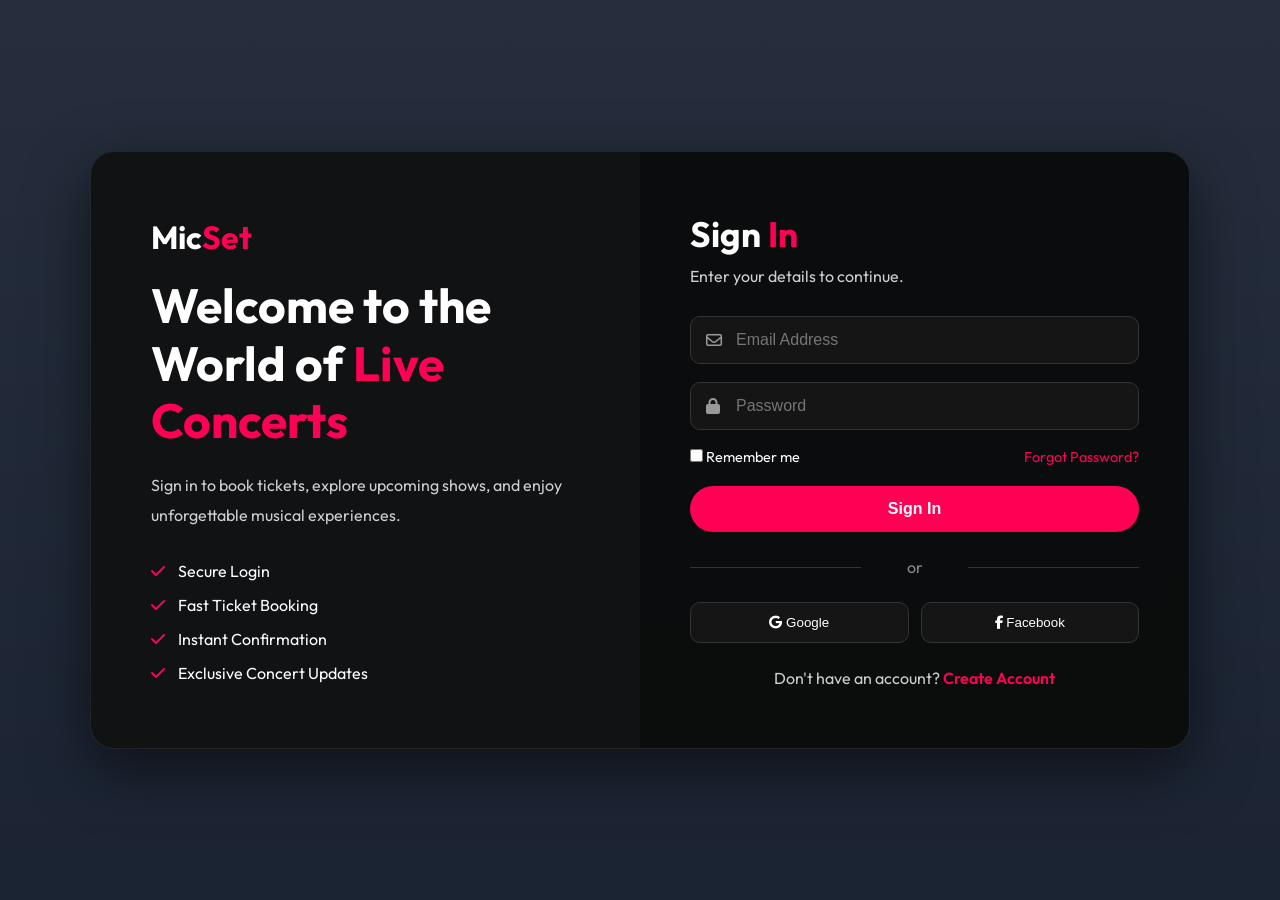
<file: Sign.html>
<!DOCTYPE html>
<html lang="en">

<head>
    <meta charset="UTF-8">
    <meta name="viewport" content="width=device-width, initial-scale=1.0">
    <title>MicSet</title>

    <link rel="stylesheet" href="https://cdnjs.cloudflare.com/ajax/libs/font-awesome/6.5.2/css/all.min.css">
    <link href="https://fonts.googleapis.com/css2?family=Outfit:wght@300;400;500;600;700&display=swap" rel="stylesheet">
    <link rel="shortcut icon" href="Images/MicSet.png" type="image/x-icon">
    <style>
        * {
            margin: 0;
            padding: 0;
            box-sizing: border-box;
        }

        :root {
            --dark: #0a0a0a;
            --primary: #ff0055;
            --secondary: #081122;
            --white: #ffffff;
            --gray: #cfcfcf;
            --card: rgba(17, 17, 17, 0.92);
            --border: rgba(255, 255, 255, 0.08);
        }

        body {
            font-family: 'Outfit', sans-serif;
            background:
                linear-gradient(rgba(8, 17, 34, 0.88), rgba(8, 17, 34, 0.92)),
                url('https://images.unsplash.com/photo-1501386761578-eac5c94b800a?auto=format&fit=crop&w=1600&q=80') center/cover no-repeat;
            color: var(--white);
            min-height: 100vh;
            display: flex;
            justify-content: center;
            align-items: center;
            padding: 20px;
            animation: pageFade 1.2s ease;
        }

        a {
            color: white;
            text-decoration: none;
        }

        .sign-container {
            width: 100%;
            max-width: 1100px;
            display: grid;
            grid-template-columns: 1fr 1fr;
            background: var(--card);
            border: 1px solid var(--border);
            border-radius: 24px;
            overflow: hidden;
            backdrop-filter: blur(10px);
            box-shadow: 0 20px 60px rgba(0, 0, 0, 0.55);
            animation: containerZoom 1s ease;
        }

        .left-panel {
            padding: 60px;
            display: flex;
            flex-direction: column;
            justify-content: center;
            animation: slideLeft 1s ease 0.2s both;
        }

        .logo {
            font-size: 2rem;
            font-weight: 700;
            margin-bottom: 20px;
            animation: fadeDown 1s ease 0.4s both;
        }

        .logo span {
            color: var(--primary);
        }

        .left-panel h1 {
            font-size: 3rem;
            line-height: 1.2;
            margin-bottom: 20px;
            animation: fadeUp 1s ease 0.6s both;
        }

        .left-panel h1 span {
            color: var(--primary);
        }

        .left-panel>p {
            color: var(--gray);
            line-height: 1.9;
            margin-bottom: 30px;
            animation: fadeUp 1s ease 0.8s both;
        }

        .features {
            display: flex;
            flex-direction: column;
            gap: 14px;
        }

        .features p {
            margin: 0;
            color: var(--white);
            animation: fadeUp 0.8s ease both;
        }

        .features p:nth-child(1) {
            animation-delay: 1s;
        }

        .features p:nth-child(2) {
            animation-delay: 1.1s;
        }

        .features p:nth-child(3) {
            animation-delay: 1.2s;
        }

        .features p:nth-child(4) {
            animation-delay: 1.3s;
        }

        .features i {
            color: var(--primary);
            margin-right: 10px;
        }

        .right-panel {
            background: rgba(0, 0, 0, 0.35);
            padding: 60px 50px;
            display: flex;
            align-items: center;
            animation: slideRight 1s ease 0.3s both;
        }

        .sign-form {
            width: 100%;
        }

        .sign-form h2 {
            font-size: 2.2rem;
            margin-bottom: 10px;
            animation: fadeUp 1s ease 0.5s both;
        }

        .sign-form h2 span {
            color: var(--primary);
        }

        .sub-text {
            color: var(--gray);
            margin-bottom: 30px;
            animation: fadeUp 1s ease 0.7s both;
        }

        .form-group {
            position: relative;
            margin-bottom: 18px;
            animation: fadeUp 0.8s ease both;
        }

        .form-group:nth-of-type(1) {
            animation-delay: 0.9s;
        }

        .form-group:nth-of-type(2) {
            animation-delay: 1s;
        }

        .form-group i {
            position: absolute;
            left: 16px;
            top: 50%;
            transform: translateY(-50%);
            color: #999;
        }

        .form-group input {
            width: 100%;
            padding: 14px 14px 14px 45px;
            border-radius: 10px;
            border: 1px solid #333;
            background: #151515;
            color: #fff;
            outline: none;
            font-size: 1rem;
            transition: 0.3s;
        }

        .form-group input:focus {
            border-color: var(--primary);
            box-shadow: 0 0 0 4px rgba(255, 0, 85, 0.12);
        }

        .options {
            display: flex;
            justify-content: space-between;
            align-items: center;
            font-size: 0.9rem;
            margin-bottom: 20px;
            gap: 10px;
            flex-wrap: wrap;
            animation: fadeUp 0.8s ease 1.1s both;
        }

        .options a {
            color: var(--primary);
        }

        .sign-btn {
            width: 100%;
            padding: 14px;
            border: none;
            border-radius: 30px;
            background: var(--primary);
            color: #fff;
            font-size: 1rem;
            font-weight: 600;
            cursor: pointer;
            transition: 0.3s;
            animation: zoomIn 0.8s ease 1.2s both;
        }

        .sign-btn:hover {
            background: #e00045;
            transform: translateY(-2px);
        }

        .divider {
            text-align: center;
            margin: 25px 0;
            color: #888;
            position: relative;
            animation: fadeUp 0.8s ease 1.3s both;
        }

        .divider::before,
        .divider::after {
            content: '';
            position: absolute;
            top: 50%;
            width: 38%;
            height: 1px;
            background: #333;
        }

        .divider::before {
            left: 0;
        }

        .divider::after {
            right: 0;
        }

        .social-login {
            display: flex;
            gap: 12px;
            animation: fadeUp 0.8s ease 1.4s both;
        }

        .social-login button {
            flex: 1;
            padding: 12px;
            border-radius: 10px;
            border: 1px solid #333;
            background: #151515;
            color: #fff;
            cursor: pointer;
            transition: 0.3s;
        }

        .social-login button:hover {
            border-color: var(--primary);
        }

        .bottom-text {
            text-align: center;
            margin-top: 25px;
            color: var(--gray);
            animation: fadeUp 0.8s ease 1.5s both;
        }

        .bottom-text a {
            color: var(--primary);
            font-weight: 600;
        }

        @keyframes pageFade {
            from {
                opacity: 0;
            }

            to {
                opacity: 1;
            }
        }

        @keyframes containerZoom {
            from {
                opacity: 0;
                transform: scale(0.92);
            }

            to {
                opacity: 1;
                transform: scale(1);
            }
        }

        @keyframes slideLeft {
            from {
                opacity: 0;
                transform: translateX(-60px);
            }

            to {
                opacity: 1;
                transform: translateX(0);
            }
        }

        @keyframes slideRight {
            from {
                opacity: 0;
                transform: translateX(60px);
            }

            to {
                opacity: 1;
                transform: translateX(0);
            }
        }

        @keyframes fadeDown {
            from {
                opacity: 0;
                transform: translateY(-30px);
            }

            to {
                opacity: 1;
                transform: translateY(0);
            }
        }

        @keyframes fadeUp {
            from {
                opacity: 0;
                transform: translateY(30px);
            }

            to {
                opacity: 1;
                transform: translateY(0);
            }
        }

        @keyframes zoomIn {
            from {
                opacity: 0;
                transform: scale(0.85);
            }

            to {
                opacity: 1;
                transform: scale(1);
            }
        }

        @media (max-width: 900px) {
            .sign-container {
                grid-template-columns: 1fr;
            }

            .left-panel {
                padding: 40px 30px 20px;
                text-align: center;
            }

            .left-panel h1 {
                font-size: 2.2rem;
            }

            .features {
                align-items: center;
            }

            .right-panel {
                padding: 30px;
            }
        }

        @media (max-width: 480px) {

            .left-panel,
            .right-panel {
                padding: 25px 20px;
            }

            .left-panel h1 {
                font-size: 1.8rem;
            }

            .sign-form h2 {
                font-size: 1.8rem;
            }

            .social-login {
                flex-direction: column;
            }

            .features,
            .notes {
                display: none;
            }
        }
    </style>
</head>

<body>

    <div class="sign-container">
        <div class="left-panel">
            <a href="index.html">
                <div class="logo">Mic<span>Set</span></div>
            </a>

            <h1>Welcome to the World of <span>Live Concerts</span></h1>

            <p class="notes">
                Sign in to book tickets, explore upcoming shows,
                and enjoy unforgettable musical experiences.
            </p>

            <div class="features">
                <p><i class="fa-solid fa-check"></i> Secure Login</p>
                <p><i class="fa-solid fa-check"></i> Fast Ticket Booking</p>
                <p><i class="fa-solid fa-check"></i> Instant Confirmation</p>
                <p><i class="fa-solid fa-check"></i> Exclusive Concert Updates</p>
            </div>
        </div>

        <div class="right-panel">
            <form class="sign-form">
                <h2>Sign <span>In</span></h2>
                <p class="sub-text">Enter your details to continue.</p>

                <div class="form-group">
                    <i class="fa-regular fa-envelope"></i>
                    <input type="email" placeholder="Email Address" required>
                </div>

                <div class="form-group">
                    <i class="fa-solid fa-lock"></i>
                    <input type="password" placeholder="Password" required>
                </div>

                <div class="options">
                    <label>
                        <input type="checkbox"> Remember me
                    </label>
                    <a href="#">Forgot Password?</a>
                </div>

                <button type="submit" class="sign-btn">Sign In</button>

                <div class="divider">or</div>

                <div class="social-login">
                    <button type="button">
                        <i class="fa-brands fa-google"></i> Google
                    </button>
                    <button type="button">
                        <i class="fa-brands fa-facebook-f"></i> Facebook
                    </button>
                </div>

                <p class="bottom-text">
                    Don't have an account?
                    <a href="#">Create Account</a>
                </p>
            </form>
        </div>
    </div>

</body>

</html>
</file>
